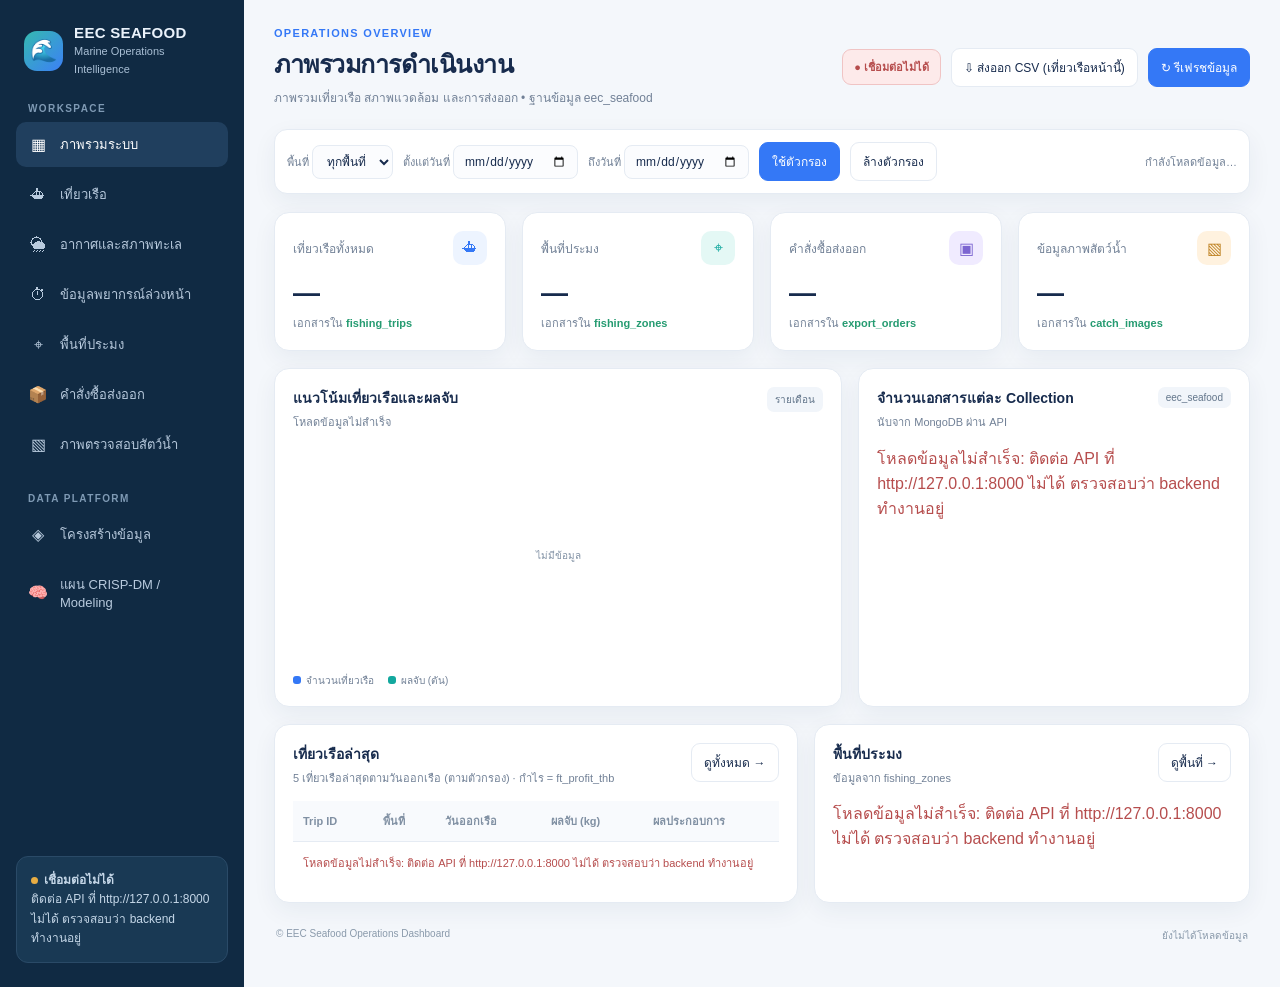
<file: frontend/index.html>
<!DOCTYPE html>
<html lang="th">
<head>
<meta charset="utf-8"><meta name="viewport" content="width=device-width, initial-scale=1">
<title>EEC Seafood | Operations Dashboard</title>
<style>
:root{--bg:#f4f7fb;--panel:#fff;--ink:#172b4d;--muted:#718096;--line:#e5ebf3;--nav:#102a43;--blue:#3478f6;--teal:#13a89e;--purple:#7c65d1;--amber:#e5a23b;--red:#dc6262;--green:#259b71;--shadow:0 8px 24px rgba(24,47,84,.06)}*{box-sizing:border-box}body{margin:0;background:var(--bg);font-family:Inter,"Segoe UI",Tahoma,sans-serif;color:var(--ink)}button,select,input{font:inherit}.app{display:grid;grid-template-columns:244px 1fr;min-height:100vh}.sidebar{background:var(--nav);color:#eaf2fb;padding:24px 16px;display:flex;flex-direction:column;gap:26px}.brand{display:flex;gap:11px;align-items:center;padding:0 8px}.logo{width:40px;height:40px;border-radius:13px;background:linear-gradient(135deg,#35b9b0,#3c80f6);display:grid;place-items:center;font-size:22px}.brand strong{display:block;font-size:15px;letter-spacing:.3px}.brand small{color:#a9bfd5;font-size:11px}.nav-label{color:#7f9ab4;font-size:10px;font-weight:800;letter-spacing:1.4px;padding:0 12px;margin-bottom:8px}.nav{display:grid;gap:5px}.nav button{border:0;background:transparent;color:#b8cadd;text-align:left;padding:12px;border-radius:10px;cursor:pointer;display:flex;gap:12px;align-items:center;font-size:13px}.nav button .ico{width:20px;text-align:center;font-size:16px}.nav button.active,.nav button:hover{background:#203f5e;color:#fff}.side-bottom{margin-top:auto;background:#193954;border:1px solid #2a4a67;padding:14px;border-radius:12px;font-size:12px;color:#c5d7e8;line-height:1.6}.pulse{display:inline-block;width:7px;height:7px;border-radius:50%;background:#e8ad43;margin-right:6px}.main{min-width:0;padding:27px 30px 36px}.topbar{display:flex;justify-content:space-between;gap:16px;align-items:center;margin-bottom:22px}.eyebrow{color:var(--blue);font-size:11px;font-weight:800;letter-spacing:1.3px;text-transform:uppercase}.topbar h1{font-size:25px;margin:5px 0 4px;letter-spacing:-.5px}.subtitle{font-size:12px;color:var(--muted)}.top-actions{display:flex;align-items:center;gap:10px;flex-wrap:wrap}.badge{border:1px solid #f0d9a9;background:#fff8e9;color:#92651c;padding:8px 11px;border-radius:9px;font-size:11px;font-weight:700}.btn{border:1px solid var(--line);background:white;border-radius:9px;padding:9px 12px;color:var(--ink);font-size:12px;cursor:pointer}.btn.primary{background:var(--blue);border-color:var(--blue);color:white}.filters{display:flex;align-items:center;gap:10px;flex-wrap:wrap;background:white;border:1px solid var(--line);padding:12px;border-radius:13px;margin-bottom:18px;box-shadow:var(--shadow)}.filters label{font-size:11px;color:var(--muted);margin-right:3px}.filters select,.filters input{border:1px solid var(--line);background:#fbfcfe;padding:8px 10px;border-radius:8px;color:var(--ink);font-size:12px}.filter-note{margin-left:auto;color:var(--muted);font-size:11px}.grid{display:grid;gap:16px}.kpis{grid-template-columns:repeat(4,minmax(0,1fr));margin-bottom:17px}.card{background:var(--panel);border:1px solid var(--line);border-radius:15px;box-shadow:var(--shadow);padding:18px;min-width:0}.kpi-head{display:flex;justify-content:space-between;align-items:center;color:var(--muted);font-size:12px}.kpi-icon{width:34px;height:34px;border-radius:10px;display:grid;place-items:center;font-size:16px;background:#edf4ff;color:var(--blue)}.kpi-value{font-size:27px;font-weight:750;letter-spacing:-.7px;margin:13px 0 5px}.kpi-foot{font-size:11px;color:var(--muted)}.kpi-foot b{color:var(--green)}.mid-grid{grid-template-columns:1.45fr 1fr;margin-bottom:17px}.bottom-grid{grid-template-columns:1.2fr 1fr;margin-bottom:17px}.card-title{display:flex;justify-content:space-between;gap:10px;align-items:flex-start;margin-bottom:15px}.card-title h2{font-size:14px;margin:0 0 5px}.card-title p{font-size:11px;color:var(--muted);margin:0;line-height:1.5}.mini-tag{font-size:10px;background:#f1f5fa;color:#62758a;padding:5px 8px;border-radius:7px;white-space:nowrap}.chart-wrap{height:220px;position:relative}.chart-wrap canvas{width:100%;height:100%}.legend{display:flex;gap:14px;flex-wrap:wrap;font-size:10px;color:var(--muted);margin-top:7px}.legend span:before{content:"";display:inline-block;width:8px;height:8px;border-radius:3px;background:var(--c);margin-right:5px}.donut-area{display:flex;align-items:center;gap:24px;min-height:210px}.donut{width:156px;height:156px;border-radius:50%;position:relative;flex-shrink:0;background:conic-gradient(var(--green) 0 54%,var(--amber) 54% 82%,#dce4ee 82% 100%)}.donut:after{content:"";position:absolute;inset:24px;background:white;border-radius:50%}.donut-label{position:absolute;inset:0;z-index:1;display:grid;align-content:center;text-align:center}.donut-label strong{font-size:26px}.donut-label small{font-size:10px;color:var(--muted)}.status-list{display:grid;gap:14px;flex:1}.status-row{display:flex;justify-content:space-between;gap:12px;font-size:11px}.status-row span:first-child{color:var(--muted)}.status-row b{font-size:12px}.progress{height:5px;background:#edf1f6;border-radius:9px;overflow:hidden;margin-top:7px}.progress i{display:block;height:100%;border-radius:9px}.table-scroll{overflow-x:auto}table{border-collapse:collapse;width:100%;font-size:11px;white-space:nowrap}th{text-align:left;color:#8090a3;font-weight:600;background:#f8fafd;padding:11px 10px;border-bottom:1px solid var(--line)}td{padding:12px 10px;border-bottom:1px solid #eef2f7}tbody tr:last-child td{border-bottom:0}.status{padding:5px 8px;border-radius:6px;font-size:10px;font-weight:700;display:inline-block}.good{background:#e5f7ef;color:#16835d}.warn{background:#fff2d9;color:#98671c}.bad{background:#fdeaea;color:#b64d4d}.neutral{background:#edf3fb;color:#59708b}.zone-list{display:grid;gap:14px}.zone{display:grid;grid-template-columns:1fr auto;gap:8px;align-items:center}.zone-name{font-size:12px;font-weight:650}.zone-meta{font-size:10px;color:var(--muted);margin-top:4px}.zone-score{font-size:12px;font-weight:750}.zone .progress{grid-column:1/3;margin-top:0}.section{display:none}.section.active{display:block}.section-intro{margin-bottom:17px}.section-intro h2{margin:0 0 5px;font-size:19px}.section-intro p{margin:0;color:var(--muted);font-size:12px}.empty-note{border:1px dashed #d6e0ec;background:#f9fbfe;border-radius:12px;padding:18px;color:#61758c;font-size:12px;line-height:1.7}.footer{display:flex;justify-content:space-between;gap:12px;color:#8a9aab;font-size:10px;padding:8px 2px}.toast{position:fixed;right:22px;bottom:22px;background:#172b4d;color:white;padding:12px 16px;border-radius:10px;box-shadow:var(--shadow);font-size:12px;display:none;z-index:10}.mobile-menu{display:none}
@media(max-width:1100px){.app{grid-template-columns:205px 1fr}.main{padding:22px 18px}.kpis{grid-template-columns:repeat(2,minmax(0,1fr))}.mid-grid,.bottom-grid{grid-template-columns:1fr}.donut-area{justify-content:flex-start}}
@media(max-width:700px){.app{display:block}.sidebar{display:none;position:fixed;inset:0 auto 0 0;width:245px;z-index:20;box-shadow:0 0 0 100vw #102a4380}.sidebar.open{display:flex}.main{padding:18px 13px}.topbar{align-items:flex-start}.topbar h1{font-size:21px}.mobile-menu{display:inline-block}.top-actions{justify-content:flex-end}.badge{display:none}.filters{align-items:flex-start}.filter-note{width:100%;margin-left:0}.kpi-value{font-size:23px}.card{padding:14px}.donut-area{gap:15px}.donut{width:125px;height:125px}.donut:after{inset:20px}.footer{flex-direction:column}}
.pager{display:flex;gap:10px;align-items:center;justify-content:flex-end;margin-top:12px;font-size:11px;color:var(--muted)}.pager .btn:disabled,.btn:disabled{opacity:.5;cursor:not-allowed}.err{color:#b64d4d}.muted{color:var(--muted)}.badge.ok{border-color:#bfe6d6;background:#e5f7ef;color:#16835d}.badge.fail{border-color:#f0c4c4;background:#fdeaea;color:#b64d4d}.table-scroll.tall{max-height:480px;overflow-y:auto}.pulse.ok{background:#35c28f}
</style>
</head>
<body>
<div class="app">
<aside class="sidebar" id="sidebar">
  <div class="brand"><div class="logo">🌊</div><div><strong>EEC SEAFOOD</strong><small>Marine Operations Intelligence</small></div></div>
  <div><div class="nav-label">WORKSPACE</div><nav class="nav">
    <button class="active" data-page="overview"><span class="ico">▦</span>ภาพรวมระบบ</button>
    <button data-page="trips"><span class="ico">⛴</span>เที่ยวเรือ</button>
    <button data-page="environment"><span class="ico">🌦</span>อากาศและสภาพทะเล</button>
    <button data-page="forecasts"><span class="ico">⏱</span>ข้อมูลพยากรณ์ล่วงหน้า</button>
    <button data-page="zones"><span class="ico">⌖</span>พื้นที่ประมง</button>
    <button data-page="exports"><span class="ico">📦</span>คำสั่งซื้อส่งออก</button>
    <button data-page="images"><span class="ico">▧</span>ภาพตรวจสอบสัตว์น้ำ</button>
  </nav></div>
  <div><div class="nav-label">DATA PLATFORM</div><nav class="nav"><button data-page="architecture"><span class="ico">◈</span>โครงสร้างข้อมูล</button><button data-page="modeling"><span class="ico">🧠</span>แผน CRISP-DM / Modeling</button></nav></div>
  <div class="side-bottom"><div><span class="pulse"></span><b id="sideState">กำลังเชื่อมต่อ…</b></div><span id="sideNote">กำลังตรวจสอบ API</span></div>
</aside>
<main class="main">
<header class="topbar"><div><div style="display:flex;gap:8px;align-items:center"><button class="btn mobile-menu" id="menuBtn">☰</button><span class="eyebrow">OPERATIONS OVERVIEW</span></div><h1 id="pageTitle">ภาพรวมการดำเนินงาน</h1><div class="subtitle" id="pageSubtitle">ภาพรวมเที่ยวเรือ สภาพแวดล้อม และการส่งออก • ฐานข้อมูล eec_seafood</div></div><div class="top-actions"><span class="badge" id="apiBadge">● กำลังเชื่อมต่อ…</span><button class="btn" id="exportBtn">⇩ ส่งออก CSV (เที่ยวเรือหน้านี้)</button><button class="btn primary" id="refreshBtn">↻ รีเฟรชข้อมูล</button></div></header>
<div class="filters"><div><label for="zoneFilter">พื้นที่</label><select id="zoneFilter"><option value="all">ทุกพื้นที่</option></select></div><div><label for="dateFrom">ตั้งแต่วันที่</label><input type="date" id="dateFrom"></div><div><label for="dateTo">ถึงวันที่</label><input type="date" id="dateTo"></div><button class="btn primary" id="applyBtn">ใช้ตัวกรอง</button><button class="btn" id="resetBtn">ล้างตัวกรอง</button><span class="filter-note" id="filterStatus">กำลังโหลดข้อมูล…</span></div>
<section class="section active" id="overview">
<div class="grid kpis">
 <article class="card"><div class="kpi-head">เที่ยวเรือทั้งหมด <span class="kpi-icon">⛴</span></div><div class="kpi-value" id="kTrips">…</div><div class="kpi-foot">เอกสารใน <b>fishing_trips</b></div></article>
 <article class="card"><div class="kpi-head">พื้นที่ประมง <span class="kpi-icon" style="background:#e4f8f5;color:#13a89e">⌖</span></div><div class="kpi-value" id="kZones">…</div><div class="kpi-foot">เอกสารใน <b>fishing_zones</b></div></article>
 <article class="card"><div class="kpi-head">คำสั่งซื้อส่งออก <span class="kpi-icon" style="background:#f0ebff;color:#7c65d1">▣</span></div><div class="kpi-value" id="kExports">…</div><div class="kpi-foot">เอกสารใน <b>export_orders</b></div></article>
 <article class="card"><div class="kpi-head">ข้อมูลภาพสัตว์น้ำ <span class="kpi-icon" style="background:#fff2df;color:#c08425">▧</span></div><div class="kpi-value" id="kImages">…</div><div class="kpi-foot">เอกสารใน <b>catch_images</b></div></article>
</div>
<div class="grid mid-grid">
 <article class="card"><div class="card-title"><div><h2>แนวโน้มเที่ยวเรือและผลจับ</h2><p id="chartSub">กำลังโหลด…</p></div><span class="mini-tag">รายเดือน</span></div><div class="chart-wrap"><canvas id="trendChart" aria-label="กราฟแนวโน้มรายเดือน"></canvas></div><div class="legend"><span style="--c:#3478f6">จำนวนเที่ยวเรือ</span><span style="--c:#13a89e">ผลจับ (ตัน)</span></div></article>
 <article class="card"><div class="card-title"><div><h2>จำนวนเอกสารแต่ละ Collection</h2><p>นับจาก MongoDB ผ่าน API</p></div><span class="mini-tag">eec_seafood</span></div><div class="status-list" id="collList"><div class="muted">กำลังโหลด…</div></div></article>
</div>
<div class="grid bottom-grid">
 <article class="card"><div class="card-title"><div><h2>เที่ยวเรือล่าสุด</h2><p>5 เที่ยวเรือล่าสุดตามวันออกเรือ (ตามตัวกรอง) · กำไร = ft_profit_thb</p></div><button class="btn" data-goto="trips">ดูทั้งหมด →</button></div><div class="table-scroll"><table><thead><tr><th>Trip ID</th><th>พื้นที่</th><th>วันออกเรือ</th><th>ผลจับ (kg)</th><th>ผลประกอบการ</th></tr></thead><tbody id="tripTable"><tr><td colspan="5" class="muted">กำลังโหลด…</td></tr></tbody></table></div></article>
 <article class="card"><div class="card-title"><div><h2>พื้นที่ประมง</h2><p>ข้อมูลจาก fishing_zones</p></div><button class="btn" data-goto="zones">ดูพื้นที่ →</button></div><div class="zone-list" id="zoneListOv"><div class="muted">กำลังโหลด…</div></div></article>
</div>
</section>
<section class="section" id="trips"><div class="section-intro"><h2>เที่ยวเรือ (Fishing Trips)</h2><p>ข้อมูลจริงจาก fishing_trips ผ่าน API • ตัวกรองด้านบนมีผลกับตารางและจำนวนเที่ยวเรือ</p></div><div class="grid kpis"><article class="card"><div class="kpi-head">เที่ยวเรือตามตัวกรอง</div><div class="kpi-value" id="kTripsF">…</div><div class="kpi-foot">นับเอกสารที่ตรงเงื่อนไข</div></article><article class="card"><div class="kpi-head">ผลจับรวม (kg)</div><div class="kpi-value" id="kCatch">…</div><div class="kpi-foot">ทั้งฐานข้อมูล · ft_total_catch_kg</div></article><article class="card"><div class="kpi-head">รายได้รวม (฿)</div><div class="kpi-value" id="kRevenue">…</div><div class="kpi-foot">ทั้งฐานข้อมูล · ft_revenue_thb</div></article><article class="card"><div class="kpi-head">กำไรรวม (฿)</div><div class="kpi-value" id="kProfit">…</div><div class="kpi-foot">ทั้งฐานข้อมูล · ft_profit_thb</div></article></div><article class="card"><div class="card-title"><div><h2>รายการเที่ยวเรือ</h2><p>เรียงจากวันออกเรือล่าสุด · หน้าละ 20 รายการ</p></div><span class="mini-tag">fishing_trips</span></div><div class="table-scroll"><table><thead><tr><th>Trip ID</th><th>เรือ</th><th>พื้นที่</th><th>ออกเรือ</th><th>กลับ</th><th>ลูกเรือ</th><th>ผลจับ (kg)</th><th>รายได้ (฿)</th><th>กำไร (฿)</th></tr></thead><tbody id="tripsBody"><tr><td colspan="9" class="muted">กำลังโหลด…</td></tr></tbody></table></div><div class="pager"><button class="btn" id="tripPrev">← ก่อนหน้า</button><span id="tripPageInfo">—</span><button class="btn" id="tripNext">ถัดไป →</button></div></article></section>
<section class="section" id="environment"><div class="section-intro"><h2>อากาศและสภาพทะเล</h2><p>ข้อมูลสังเกตการณ์ย้อนหลังจาก weather_reports และ sea_conditions (ไม่ใช่ข้อมูลสด) • ข้อมูลพยากรณ์อยู่ในหน้า "ข้อมูลพยากรณ์ล่วงหน้า"</p></div><div class="grid kpis"><article class="card"><div class="kpi-head">รายงานอากาศ</div><div class="kpi-value" id="kWx">…</div><div class="kpi-foot">weather_reports</div></article><article class="card"><div class="kpi-head">รายงานสภาพทะเล</div><div class="kpi-value" id="kSea">…</div><div class="kpi-foot">sea_conditions</div></article><article class="card"><div class="kpi-head">วันที่สังเกตการณ์ล่าสุด</div><div class="kpi-value" style="font-size:22px" id="kObsLast">…</div><div class="kpi-foot">ตามตัวกรองปัจจุบัน</div></article><article class="card"><div class="kpi-head">แถวพยากรณ์ใน MongoDB</div><div class="kpi-value" id="kFc2">…</div><div class="kpi-foot">weather_forcasting · ดูในหน้าพยากรณ์</div></article></div><div class="grid mid-grid"><article class="card"><div class="card-title"><div><h2>สภาพอากาศ (สังเกตการณ์)</h2><p>weather_reports · อ้างสถานีอากาศของพื้นที่ที่เลือก</p></div></div><div class="table-scroll"><table><thead><tr><th>สถานี</th><th>จังหวัด</th><th>วันที่</th><th>ฝน (mm)</th><th>Tmax</th><th>Tmin</th><th>ลมสูงสุด (kn)</th><th>ความชื้น %</th></tr></thead><tbody id="envWx"><tr><td colspan="8" class="muted">กำลังโหลด…</td></tr></tbody></table></div></article><article class="card"><div class="card-title"><div><h2>สภาพทะเล (สังเกตการณ์)</h2><p>sea_conditions</p></div></div><div class="table-scroll"><table><thead><tr><th>พื้นที่</th><th>วันที่</th><th>คลื่น (m)</th><th>Swell (m)</th><th>คาบ (s)</th><th>ทิศ °</th><th>SST °C</th><th>กระแส km/h</th></tr></thead><tbody id="envSea"><tr><td colspan="8" class="muted">กำลังโหลด…</td></tr></tbody></table></div></article></div><div class="empty-note"><span id="envNote">กำลังโหลด…</span><br>ข้อควรระวัง: ข้อมูลในหน้านี้เป็นค่าสังเกตการณ์ย้อนหลัง ไม่ใช่ประกาศเตือนภัยหรือการประเมินความปลอดภัยในการเดินเรือ ให้ใช้ประกาศทางการของกรมอุตุนิยมวิทยาประกอบการตัดสินใจ ค่าที่ว่างแสดงว่าไม่มีข้อมูลในฐานข้อมูล</div></section>

<section class="section" id="forecasts"><div class="section-intro"><h2>ข้อมูลพยากรณ์ล่วงหน้า</h2><p>พยากรณ์ 7 วันจาก Open-Meteo ที่ src/09_fetch_forecast.py ดึงมาเก็บใน weather_forcasting • เป็นค่าพยากรณ์ ไม่ใช่ค่าที่วัดได้จริง</p></div><div class="grid kpis"><article class="card"><div class="kpi-head">Collection</div><div class="kpi-value" style="font-size:22px">weather_forcasting</div><div class="kpi-foot">รวมคลื่น ลม ฝนใน collection เดียว</div></article><article class="card"><div class="kpi-head">แถวพยากรณ์ (ตามตัวกรองพื้นที่)</div><div class="kpi-value" id="kFcCount">…</div><div class="kpi-foot">เฉพาะรอบที่ดึงล่าสุด</div></article><article class="card"><div class="kpi-head">รอบพยากรณ์ล่าสุด</div><div class="kpi-value" style="font-size:22px" id="kFcIssue">…</div><div class="kpi-foot" id="kFcRuns">fc_issue_date</div></article><article class="card"><div class="kpi-head">ดึงข้อมูลล่าสุดเมื่อ</div><div class="kpi-value" style="font-size:17px" id="kFcFetched">…</div><div class="kpi-foot">fc_fetched_at (เวลา UTC)</div></article></div><article class="card"><div class="card-title"><div><h2>พยากรณ์รายพื้นที่</h2><p>fc_forecast_date = วันที่พยากรณ์สำหรับ · fc_issue_date = รอบที่ออกพยากรณ์ · fc_fetched_at = เวลาที่ระบบดึงข้อมูล</p></div><span class="mini-tag">Open-Meteo</span></div><div class="table-scroll tall"><table><thead><tr><th>พื้นที่</th><th>วันที่พยากรณ์สำหรับ</th><th>คลื่นสูงสุด (m)</th><th>คาบคลื่น (s)</th><th>ลมสูงสุด (kn)</th><th>ฝน (mm)</th><th>ดึงเมื่อ</th></tr></thead><tbody id="fcBody"><tr><td colspan="7" class="muted">กำลังโหลด…</td></tr></tbody></table></div></article><div class="empty-note" style="margin-top:17px"><b>หลักการเก็บข้อมูลเป็นรอบ</b><br>เก็บ 1 เอกสารต่อ (พื้นที่, วันที่พยากรณ์สำหรับ, วันที่ออกพยากรณ์) จึงเก็บประวัติของแต่ละรอบไว้ได้และไม่เขียนทับรอบเก่า ข้อมูลนี้เป็นค่าพยากรณ์จากแบบจำลอง ไม่ใช่คำแนะนำด้านความปลอดภัยในการเดินเรือ ให้ตรวจประกาศทางการของกรมอุตุนิยมวิทยาก่อนออกเรือเสมอ</div></section>
<section class="section" id="modeling">
 <div class="section-intro"><h2>แผน CRISP-DM และ Modeling</h2><p>ออกแบบไว้สำหรับเทอมนี้ ยังไม่ฝึกโมเดลจริง • แหล่งข้อมูลสำหรับโมเดลคือ MongoDB เท่านั้น</p></div>
 <div class="grid kpis"><article class="card"><div class="kpi-head">ขั้นตอน CRISP-DM</div><div class="kpi-value">6</div><div class="kpi-foot">กรอบงานครบ 6 ขั้นตอน</div></article><article class="card"><div class="kpi-head">แหล่งข้อมูล</div><div class="kpi-value" style="font-size:22px">MongoDB</div><div class="kpi-foot">ไม่ดึงข้อมูลจาก MySQL มาฝึกโมเดล</div></article><article class="card"><div class="kpi-head">โมเดลหลัก (ข้อเสนอ)</div><div class="kpi-value" style="font-size:22px">Regression</div><div class="kpi-foot">ต้องยืนยัน Target ก่อน</div></article><article class="card"><div class="kpi-head">สถานะ</div><div class="kpi-value" style="font-size:22px">Planning</div><div class="kpi-foot">ยังไม่ทำ Training</div></article></div>
 <div class="grid mid-grid"><article class="card"><div class="card-title"><div><h2>6 ขั้นตอน CRISP-DM</h2><p>ขอบเขตงานเบื้องต้น</p></div></div><div class="zone-list"><div class="zone"><div><div class="zone-name">1. Business Understanding</div><div class="zone-meta">กำหนดเป้าหมาย: ช่วยประเมินพื้นที่และช่วงเวลาออกเรือ</div></div></div><div class="zone"><div><div class="zone-name">2. Data Understanding</div><div class="zone-meta">ตรวจฟิลด์ เวลา หน่วย ความครบถ้วน และความสัมพันธ์ของ 7 collections</div></div></div><div class="zone"><div><div class="zone-name">3. Data Preparation</div><div class="zone-meta">รวม forecast ตามพื้นที่และเวลาที่สัมพันธ์กับเที่ยวเรือ ป้องกันข้อมูลรั่วไหล</div></div></div><div class="zone"><div><div class="zone-name">4. Modeling</div><div class="zone-meta">เลือก Features/Target แบ่ง train-test ตามเวลา ฝึก baseline และโมเดลเปรียบเทียบ</div></div></div><div class="zone"><div><div class="zone-name">5. Evaluation</div><div class="zone-meta">Regression: MAE/RMSE/R²; ตรวจผลเทียบ baseline และเป้าหมายธุรกิจ</div></div></div><div class="zone"><div><div class="zone-name">6. Deployment</div><div class="zone-meta">ภายหลังเชื่อมโมเดลกับ API และแสดงผลใน Dashboard พร้อมติดตามคุณภาพ</div></div></div></div></article>
 <article class="card"><div class="card-title"><div><h2>แนวทางโมเดลที่เสนอ</h2><p>ต้องตรวจสอบความพร้อมของข้อมูลก่อนตัดสินใจ</p></div></div><div class="empty-note"><b>ตัวเลือก A — พยากรณ์ปริมาณสัตว์น้ำ</b><br>Target: ปริมาณจับต่อเที่ยวเรือจาก fishing_trips/catches<br>Features ที่เป็นไปได้: พื้นที่ เรือ และค่าพยากรณ์อากาศ/ทะเลก่อนออกเรือ<br>โมเดลเริ่มต้น: Linear Regression เทียบ Random Forest Regressor<br><br><b>ตัวเลือก B — คะแนนความเหมาะสมของพื้นที่</b><br>เริ่มจากเกณฑ์ Rule-based ที่อ้างอิงได้ก่อน ไม่เรียกว่า Machine Learning จนกว่าจะมี Target ที่เชื่อถือได้<br><br><b>ข้อจำกัดสำคัญ</b><br>หากไม่มีตัวอย่างเที่ยวเรือที่ยกเลิกหรือไม่ออกเรือ ยังไม่ควรฝึก Classification เพื่อทำนาย “ควรออกเรือ/ไม่ควรออกเรือ”</div></article></div>
 <article class="card"><div class="card-title"><div><h2>Checklist ก่อนเริ่มทำโมเดลในเทอมถัดไป</h2><span class="mini-tag">Planning checklist</span></div></div><div class="checklist"><label><input type="checkbox"> ตรวจ schema จริงของ weather_forcasting (พบ collection นี้ ไม่มี weather_forecasts/marine_forecasts)</label><label><input type="checkbox"> ยืนยันหน่วยและ timezone ของทุกฟิลด์เวลา</label><label><input type="checkbox"> กำหนด Target และ Grain ของ Dataset</label><label><input type="checkbox"> ตรวจว่ามีข้อมูลย้อนหลังจับคู่กับเที่ยวเรือได้เพียงพอ</label><label><input type="checkbox"> กำหนดวิธีแบ่งข้อมูลตามเวลาและ metrics</label><label><input type="checkbox"> บันทึกข้อจำกัดและแหล่งที่มาของข้อมูล</label></div></article>
 <div class="empty-note">หมายเหตุ: ข้อมูลพยากรณ์ใน Dashboard มาจาก Open-Meteo ตามที่เก็บใน MongoDB ไม่ใช่คำแนะนำด้านความปลอดภัยในการเดินเรือ</div>
</section>

<section class="section" id="zones"><div class="section-intro"><h2>พื้นที่ประมง</h2><p>ข้อมูลพื้นที่และตำแหน่งอ้างอิงจาก fishing_zones</p></div><div class="grid kpis"><article class="card"><div class="kpi-head">พื้นที่ทั้งหมด</div><div class="kpi-value" id="kZ1">…</div><div class="kpi-foot">นับเอกสารใน fishing_zones</div></article><article class="card"><div class="kpi-head">จังหวัด</div><div class="kpi-value" id="kZprov">…</div><div class="kpi-foot">fz_province ที่ไม่ซ้ำ (ไม่นับค่าว่าง)</div></article><article class="card"><div class="kpi-head">มีพิกัด</div><div class="kpi-value" id="kZcoord">…</div><div class="kpi-foot">มี fz_latitude / fz_longitude</div></article><article class="card"><div class="kpi-head">ความลึกเฉลี่ย</div><div class="kpi-value" id="kZdepth">…</div><div class="kpi-foot">เฉลี่ยจาก fz_depth_m</div></article></div><article class="card"><div class="card-title"><div><h2>ฟิลด์ข้อมูลพื้นที่</h2><p>fishing_zones</p></div></div><div class="empty-note">fz_zone_id, fz_zone_name, fz_province, fz_region, fz_latitude, fz_longitude, fz_depth_m, fz_main_species, fz_nearest_port และ fz_weather_station_id</div></article><article class="card" style="margin-top:17px"><div class="card-title"><div><h2>รายการพื้นที่ประมง</h2><p>ทั้งหมดจาก fishing_zones</p></div><span class="mini-tag">fishing_zones</span></div><div class="table-scroll tall"><table><thead><tr><th>รหัส</th><th>ชื่อพื้นที่</th><th>จังหวัด</th><th>ภูมิภาคทะเล</th><th>พิกัด (lat, lon)</th><th>ความลึก (m)</th><th>ท่าเรือใกล้สุด</th><th>สถานีอากาศ</th></tr></thead><tbody id="zonesBody"><tr><td colspan="8" class="muted">กำลังโหลด…</td></tr></tbody></table></div></article></section>
<section class="section" id="exports"><div class="section-intro"><h2>คำสั่งซื้อส่งออก</h2><p>ติดตามลูกค้า รายการสินค้า น้ำหนัก และมูลค่าคำสั่งซื้อ</p></div><div class="grid kpis"><article class="card"><div class="kpi-head">คำสั่งซื้อ</div><div class="kpi-value" id="kEx1">…</div><div class="kpi-foot">นับเอกสารใน export_orders</div></article><article class="card"><div class="kpi-head">น้ำหนักรวม (kg)</div><div class="kpi-value" id="kEx2">…</div><div class="kpi-foot">รวม eo_total_weight_kg</div></article><article class="card"><div class="kpi-head">มูลค่า (USD)</div><div class="kpi-value" id="kEx3">…</div><div class="kpi-foot">รวม eo_total_value_usd</div></article><article class="card"><div class="kpi-head">มูลค่า (THB)</div><div class="kpi-value" id="kEx4">…</div><div class="kpi-foot">รวม eo_total_value_thb</div></article></div><article class="card"><div class="card-title"><div><h2>โครงสร้างรายการส่งออก</h2><p>export_orders</p></div></div><div class="empty-note">eo_order_id, eo_order_date, eo_customer, eo_items[], eo_total_weight_kg, eo_exchange_rate, eo_total_value_usd และ eo_total_value_thb</div></article><div class="empty-note" style="margin-top:17px" id="exNote">กำลังโหลด…</div></section>
<section class="section" id="images"><div class="section-intro"><h2>ภาพตรวจสอบสัตว์น้ำ</h2><p>แสดงข้อมูลเมทาดาทาของภาพ ไม่ใช่ตัวไฟล์ภาพโดยตรง</p></div><div class="grid kpis"><article class="card"><div class="kpi-head">เอกสารภาพ</div><div class="kpi-value" id="kIm1">…</div><div class="kpi-foot">catch_images</div></article><article class="card"><div class="kpi-head">มีคำอธิบาย</div><div class="kpi-value" id="kIm2">…</div><div class="kpi-foot">มี ci_description</div></article><article class="card"><div class="kpi-head">มี File URL</div><div class="kpi-value" id="kIm3">…</div><div class="kpi-foot">มี ci_file_url</div></article><article class="card"><div class="kpi-head">ผูกกับเที่ยวเรือ</div><div class="kpi-value" id="kIm4">…</div><div class="kpi-foot">มี ci_trip_id</div></article></div><article class="card"><div class="card-title"><div><h2>ข้อมูลสำหรับแสดงภาพ</h2><p>catch_images</p></div></div><div class="empty-note">ci_image_id, ci_trip_id, ci_species_ids, ci_stage, ci_taken_at, ci_description, ci_source, ci_file_id, ci_file_name, ci_file_url, ci_mime_type, ci_file_size_kb และ ci_uploaded_at</div></article><article class="card" style="margin-top:17px"><div class="card-title"><div><h2>รายการภาพ</h2><p>เมทาดาทาเท่านั้น · ไม่ดึงลิงก์ไฟล์มาแสดงในหน้านี้ · เวลาถ่ายแสดงตามที่เก็บในฐานข้อมูล</p></div><span class="mini-tag">catch_images</span></div><div class="table-scroll tall"><table><thead><tr><th>Image ID</th><th>Trip</th><th>ขั้นตอน</th><th>ชนิด</th><th>เวลาถ่าย</th><th>ขนาด (KB)</th><th>มีลิงก์ไฟล์</th><th>คำอธิบาย</th></tr></thead><tbody id="imgBody"><tr><td colspan="8" class="muted">กำลังโหลด…</td></tr></tbody></table></div></article></section>
<section class="section" id="architecture"><div class="section-intro"><h2>โครงสร้างข้อมูลและการเชื่อมต่อ</h2><p>Collections จริงใน MongoDB และสถาปัตยกรรมที่ใช้งานอยู่</p></div><div class="grid mid-grid"><article class="card"><div class="card-title"><div><h2>Collections ใน eec_seafood</h2><p>จำนวนเอกสารนับสดจาก MongoDB ผ่าน API</p></div></div><div class="zone-list" id="archList"><div class="muted">กำลังโหลด…</div></div></article><article class="card"><div class="card-title"><div><h2>สถาปัตยกรรมที่ใช้งานอยู่</h2><p>Dashboard → FastAPI → MongoDB</p></div></div><div class="empty-note"><b>1. Backend API</b><br>FastAPI (backend/main.py) อ่านข้อมูลอย่างเดียว ไม่มี URI/รหัสผ่านในหน้าเว็บ และจำกัดจำนวนรายการต่อหน้า<br><br><b>2. Data validation</b><br>API ตรวจพารามิเตอร์ (หน้า ช่วงวันที่) ค่าที่ว่างใน DB ถูกแสดงเป็น "ไม่มีข้อมูล" ไม่ถูกแทนด้วย 0<br><br><b>3. Refresh</b><br>โหลดตอนเปิดหน้าและเมื่อกดปุ่มรีเฟรช ยังไม่มีการดึงอัตโนมัติ<br><br><b>4. Forecast data</b><br>src/09_fetch_forecast.py ดึงพยากรณ์จาก Open-Meteo ไปเก็บใน weather_forcasting เป็นรอบ (รันแยกต่างหาก)</div></article></div><div class="empty-note">เบราว์เซอร์เรียก API ที่ http://127.0.0.1:8000 เท่านั้น ไม่เชื่อมต่อ MongoDB โดยตรง ต้องเปิดหน้านี้ผ่าน HTTP server ในเครื่อง (เช่น พอร์ต 5500) ไม่ใช่ file://</div></section>
<div class="footer"><span>© EEC Seafood Operations Dashboard</span><span id="lastUpdated">ยังไม่ได้โหลดข้อมูล</span></div>
</main></div><div class="toast" id="toast"></div>
<script>
const pages={overview:['ภาพรวมการดำเนินงาน','ภาพรวมเที่ยวเรือ สภาพแวดล้อม และการส่งออก • ฐานข้อมูล eec_seafood'],trips:['เที่ยวเรือ','ข้อมูลเที่ยวเรือ เรือ กัปตัน ผลจับ ต้นทุน และผลประกอบการ'],environment:['อากาศและสภาพทะเล','ข้อมูลสังเกตการณ์ย้อนหลังจาก weather_reports และ sea_conditions'],forecasts:['ข้อมูลพยากรณ์ล่วงหน้า','พยากรณ์จาก Open-Meteo ที่เก็บเป็นรอบใน weather_forcasting'],modeling:['แผน CRISP-DM / Modeling','แผนงานสำหรับเทอมถัดไป ยังไม่ฝึกโมเดลจริง'],zones:['พื้นที่ประมง','ข้อมูลพื้นที่ พิกัด ความลึก และชนิดสัตว์น้ำหลัก'],exports:['คำสั่งซื้อส่งออก','ลูกค้า รายการสินค้า น้ำหนัก และมูลค่าคำสั่งซื้อ'],images:['ภาพตรวจสอบสัตว์น้ำ','เมทาดาทาภาพและข้อมูลไฟล์ที่เกี่ยวข้องกับเที่ยวเรือ'],architecture:['โครงสร้างข้อมูล','Collections จริงและสถาปัตยกรรมที่ใช้งานอยู่']};
function toast(msg){const t=document.getElementById('toast');t.textContent=msg;t.style.display='block';clearTimeout(window.tt);window.tt=setTimeout(()=>t.style.display='none',3000)}
function go(page){document.querySelectorAll('.section').forEach(s=>s.classList.toggle('active',s.id===page));document.querySelectorAll('.nav button[data-page]').forEach(b=>b.classList.toggle('active',b.dataset.page===page));document.getElementById('pageTitle').textContent=pages[page][0];document.getElementById('pageSubtitle').textContent=pages[page][1];document.querySelector('.eyebrow').textContent=page==='overview'?'OPERATIONS OVERVIEW':'EEC SEAFOOD / '+page.toUpperCase();document.getElementById('sidebar').classList.remove('open');window.scrollTo({top:0,behavior:'smooth'})}
document.querySelectorAll('.nav button[data-page]').forEach(b=>b.addEventListener('click',()=>go(b.dataset.page)));document.querySelectorAll('[data-goto]').forEach(b=>b.addEventListener('click',()=>go(b.dataset.goto)));document.getElementById('menuBtn').addEventListener('click',()=>document.getElementById('sidebar').classList.toggle('open'));
const API=window.EEC_API_BASE||'http://127.0.0.1:8000';
const TRIP_PAGE_SIZE=20;
const S={loading:false,tripBusy:false,tripPage:1,tripPages:1,tripRows:[],zones:[]};
const $=id=>document.getElementById(id);
const esc=v=>String(v).replace(/[&<>"']/g,c=>({'&':'&amp;','<':'&lt;','>':'&gt;','"':'&quot;',"'":'&#39;'}[c]));
const NA='ไม่มีข้อมูล';
const nf=(v,d=0)=>(v==null||isNaN(v))?NA:Number(v).toLocaleString('th-TH',{minimumFractionDigits:d,maximumFractionDigits:d});
const day=v=>v?String(v).slice(0,10):NA;
const utc=v=>v?String(v).slice(0,16).replace('T',' ')+' UTC':NA;
const txt=v=>(v==null||v==='')?NA:esc(v);
const kv=(id,v)=>{const el=$(id);if(el)el.textContent=v};
const TH_MONTHS=['ม.ค.','ก.พ.','มี.ค.','เม.ย.','พ.ค.','มิ.ย.','ก.ค.','ส.ค.','ก.ย.','ต.ค.','พ.ย.','ธ.ค.'];
const COLL_DESC={fishing_trips:'เที่ยวเรือ ผลจับ ต้นทุน และกำไร',fishing_zones:'ข้อมูลอ้างอิงพื้นที่ประมง',weather_reports:'รายงานสภาพอากาศ (สังเกตการณ์)',sea_conditions:'สภาพน้ำทะเล (สังเกตการณ์)',weather_forcasting:'พยากรณ์ 7 วันจาก Open-Meteo เก็บเป็นรอบ',export_orders:'คำสั่งซื้อส่งออก',catch_images:'เมทาดาทาภาพ'};

async function api(path,params){
  const u=new URL(API+path);
  Object.entries(params||{}).forEach(([k,v])=>{if(v!==''&&v!=null&&v!=='all')u.searchParams.set(k,v)});
  let r;
  try{r=await fetch(u)}catch(e){throw new Error('ติดต่อ API ที่ '+API+' ไม่ได้ ตรวจสอบว่า backend ทำงานอยู่')}
  if(!r.ok){let m='API ตอบกลับ HTTP '+r.status;try{const j=await r.json();if(typeof j.detail==='string')m=j.detail}catch(e){}throw new Error(m)}
  return r.json();
}
const filters=()=>({zone_id:$('zoneFilter').value,date_from:$('dateFrom').value,date_to:$('dateTo').value});
const fail=(id,cols,e)=>{$(id).innerHTML=`<tr><td colspan="${cols}" class="err">โหลดข้อมูลไม่สำเร็จ: ${esc(e.message)}</td></tr>`};
function fill(id,rows,cols,render,empty){
  $(id).innerHTML=(rows&&rows.length)?rows.map(render).join(''):`<tr><td colspan="${cols}" class="muted">${empty||'ไม่พบข้อมูลตามเงื่อนไขที่เลือก'}</td></tr>`;
}
const TABLES={tripTable:5,tripsBody:9,envWx:8,envSea:8,fcBody:7,zonesBody:8,imgBody:8};
const KPI_IDS=['kTrips','kZones','kExports','kImages','kTripsF','kCatch','kRevenue','kProfit','kWx','kSea','kObsLast','kFc2','kFcCount','kFcIssue','kFcFetched','kZ1','kZprov','kZcoord','kZdepth','kEx1','kEx2','kEx3','kEx4','kIm1','kIm2','kIm3','kIm4'];

function setBadge(state,e){
  const b=$('apiBadge');
  b.className='badge'+(state==='ok'?' ok':state==='fail'?' fail':'');
  b.textContent=state==='ok'?'● เชื่อมต่อ MongoDB ผ่าน API แล้ว':state==='fail'?'● เชื่อมต่อไม่ได้':'● กำลังเชื่อมต่อ…';
  kv('sideState',state==='ok'?'เชื่อมต่อแล้ว':state==='fail'?'เชื่อมต่อไม่ได้':'กำลังเชื่อมต่อ…');
  kv('sideNote',state==='fail'?(e&&e.message||''):'ข้อมูลมาจาก MongoDB ผ่าน API ที่ '+API+' เบราว์เซอร์ไม่ได้เชื่อม MongoDB โดยตรง');
}
function failAll(e){
  KPI_IDS.forEach(id=>kv(id,'—'));
  Object.entries(TABLES).forEach(([id,c])=>fail(id,c,e));
  ['collList','zoneListOv','archList'].forEach(id=>{$(id).innerHTML=`<div class="err">โหลดข้อมูลไม่สำเร็จ: ${esc(e.message)}</div>`});
  chartData=[];drawChart();kv('chartSub','โหลดข้อมูลไม่สำเร็จ');
}

function renderSummary(s){
  const c=s.counts,t=s.trips;
  kv('kTrips',nf(c.fishing_trips));kv('kZones',nf(c.fishing_zones));kv('kExports',nf(c.export_orders));kv('kImages',nf(c.catch_images));
  kv('kCatch',nf(t.total_catch_kg));kv('kRevenue',nf(t.total_revenue_thb));kv('kProfit',nf(t.total_profit_thb));
  kv('kWx',nf(c.weather_reports));kv('kSea',nf(c.sea_conditions));kv('kFc2',nf(c.weather_forcasting));
  kv('kZ1',nf(c.fishing_zones));kv('kIm1',nf(c.catch_images));kv('kEx1',nf(c.export_orders));
  const names=Object.keys(c);
  $('collList').innerHTML=names.map(n=>`<div><div class="status-row"><span>${esc(n)}</span><b>${nf(c[n])}</b></div></div>`).join('')
    +`<div class="empty-note">เที่ยวเรือครอบคลุมวันออกเรือ ${day(t.departure_range.first)} ถึง ${day(t.departure_range.last)}</div>`;
  $('archList').innerHTML=names.map(n=>`<div class="zone"><div class="zone-name">${esc(n)}</div><div class="zone-score">${nf(c[n])} docs</div><div class="zone-meta">${esc(COLL_DESC[n]||'')}</div></div>`).join('');
}

async function loadZones(){
  try{
    const r=await api('/api/zones');S.zones=r.items;
    const sel=$('zoneFilter'),cur=sel.value;
    sel.innerHTML='<option value="all">ทุกพื้นที่</option>'+r.items.map(z=>`<option value="${esc(z.fz_zone_id)}">${esc(z.fz_zone_name)} (${esc(z.fz_province||'ไม่ระบุจังหวัด')})</option>`).join('');
    sel.value=[...sel.options].some(o=>o.value===cur)?cur:'all';
    $('zoneListOv').innerHTML=r.items.slice(0,5).map(z=>`<div class="zone"><div><div class="zone-name">${esc(z.fz_zone_name)}</div><div class="zone-meta">${esc(z.fz_province||'ไม่ระบุจังหวัด')} · ท่าเรือใกล้สุด ${txt(z.fz_nearest_port)}</div></div><div class="zone-score">${z.fz_depth_m==null?NA:esc(z.fz_depth_m)+' m'}</div></div>`).join('')
      +`<div class="muted" style="font-size:11px">แสดง 5 จาก ${r.total} พื้นที่ · ดูทั้งหมดในหน้า "พื้นที่ประมง"</div>`;
    const provs=new Set(r.items.map(z=>z.fz_province).filter(Boolean));
    const withCoord=r.items.filter(z=>z.fz_latitude!=null&&z.fz_longitude!=null).length;
    const depths=r.items.map(z=>z.fz_depth_m).filter(v=>typeof v==='number');
    kv('kZprov',nf(provs.size));kv('kZcoord',nf(withCoord)+' / '+nf(r.total));
    kv('kZdepth',depths.length?nf(depths.reduce((a,b)=>a+b,0)/depths.length,1)+' m':NA);
    fill('zonesBody',r.items,8,z=>`<tr><td>${esc(z.fz_zone_id)}</td><td>${txt(z.fz_zone_name)}</td><td>${txt(z.fz_province)}</td><td>${txt(z.fz_region&&z.fz_region.rg_region_name)}</td><td>${nf(z.fz_latitude,2)}, ${nf(z.fz_longitude,2)}</td><td>${nf(z.fz_depth_m)}</td><td>${txt(z.fz_nearest_port)}</td><td>${txt(z.fz_weather_station_id)}</td></tr>`);
  }catch(e){
    $('zoneListOv').innerHTML=`<div class="err">โหลดไม่สำเร็จ: ${esc(e.message)}</div>`;fail('zonesBody',8,e);
  }
}

const profitCell=v=>v==null?NA:`<span class="status ${v>=0?'good':'bad'}">${v>=0?'+':''}${nf(v)}</span>`;
async function loadRecent(){
  try{
    const r=await api('/api/trips',{page_size:5,...filters()});
    fill('tripTable',r.items,5,t=>`<tr><td>${txt(t.ft_trip_id)}</td><td>${txt(t.ft_zone&&t.ft_zone.fz_zone_name)}</td><td>${day(t.ft_departure_date)}</td><td>${nf(t.ft_total_catch_kg,1)}</td><td>${profitCell(t.ft_profit_thb)}</td></tr>`);
  }catch(e){fail('tripTable',5,e)}
}
async function loadTrips(){
  if(S.tripBusy)return;S.tripBusy=true;let retry=false;
  $('tripPrev').disabled=$('tripNext').disabled=true;
  try{
    const r=await api('/api/trips',{page:S.tripPage,page_size:TRIP_PAGE_SIZE,...filters()});
    S.tripRows=r.items;S.tripPages=Math.max(1,Math.ceil(r.total/TRIP_PAGE_SIZE));
    if(S.tripPage>S.tripPages){S.tripPage=S.tripPages;retry=true}
    kv('kTripsF',nf(r.total));
    fill('tripsBody',r.items,9,t=>{const v=t.ft_vessel||{};return `<tr><td>${txt(t.ft_trip_id)}</td><td>${txt(v.ve_vessel_name)} <span class="muted">${txt(v.ve_gear_type)} · ${v.ve_size_gt==null?NA:esc(v.ve_size_gt)+' GT'}</span></td><td>${txt(t.ft_zone&&t.ft_zone.fz_zone_name)}</td><td>${day(t.ft_departure_date)}</td><td>${day(t.ft_return_date)}</td><td>${nf(t.ft_crew_count)}</td><td>${nf(t.ft_total_catch_kg,1)}</td><td>${nf(t.ft_revenue_thb)}</td><td>${profitCell(t.ft_profit_thb)}</td></tr>`});
    kv('tripPageInfo',`หน้า ${S.tripPage} / ${S.tripPages} · ทั้งหมด ${nf(r.total)} เที่ยว`);
  }catch(e){S.tripRows=[];fail('tripsBody',9,e);kv('kTripsF','—');kv('tripPageInfo','—')}
  finally{S.tripBusy=false;$('tripPrev').disabled=S.tripPage<=1;$('tripNext').disabled=S.tripPage>=S.tripPages;if(retry)loadTrips()}
}

let chartData=[];
async function loadChart(sum){
  try{
    const last=sum.trips.departure_range.last;
    if(!last){chartData=[];drawChart();kv('chartSub','ไม่มีข้อมูลเที่ยวเรือ');return}
    const s=new Date(+last.slice(0,4),+last.slice(5,7)-1-11,1);
    const from=`${s.getFullYear()}-${String(s.getMonth()+1).padStart(2,'0')}-01`;
    const r=await api('/api/trips/monthly',{zone_id:$('zoneFilter').value,date_from:from});
    chartData=r.items;drawChart();
    kv('chartSub',`12 เดือนล่าสุดของข้อมูล (ถึง ${last.slice(0,7)}) · จำนวนเที่ยวเรือแกนซ้าย, ผลจับ (ตัน) แกนขวา · กรองตามพื้นที่ ไม่กรองตามวันที่`);
  }catch(e){chartData=[];drawChart();kv('chartSub','โหลดกราฟไม่สำเร็จ: '+e.message)}
}
function drawChart(){
  const c=$('trendChart');if(!c)return;
  const rect=c.getBoundingClientRect();if(!rect.width)return;
  const ctx=c.getContext('2d'),dpr=window.devicePixelRatio||1;
  c.width=rect.width*dpr;c.height=rect.height*dpr;ctx.scale(dpr,dpr);
  const w=rect.width,h=rect.height;ctx.clearRect(0,0,w,h);
  ctx.font='10px Segoe UI, Tahoma';
  if(!chartData.length){ctx.fillStyle='#8292a5';ctx.textAlign='center';ctx.textBaseline='middle';ctx.fillText(NA,w/2,h/2);return}
  const pad={l:40,r:44,t:12,b:27},cw=w-pad.l-pad.r,ch=h-pad.t-pad.b;
  const trips=chartData.map(d=>d.trips),tons=chartData.map(d=>(d.total_catch_kg||0)/1000);
  const nice=m=>{const p=Math.pow(10,Math.floor(Math.log10(m||1)));const f=m/p;return (f<=1?1:f<=2?2:f<=5?5:10)*p};
  const maxL=nice(Math.max(...trips,1)),maxR=nice(Math.max(...tons,1));
  for(let i=0;i<5;i++){
    const y=pad.t+ch*i/4;ctx.strokeStyle='#e9eef5';ctx.beginPath();ctx.moveTo(pad.l,y);ctx.lineTo(w-pad.r,y);ctx.stroke();
    ctx.fillStyle='#3478f6';ctx.textAlign='right';ctx.textBaseline='middle';ctx.fillText(String(Math.round(maxL*(1-i/4))),pad.l-6,y);
    ctx.fillStyle='#13a89e';ctx.textAlign='left';ctx.fillText(String(Math.round(maxR*(1-i/4))),w-pad.r+6,y);
  }
  chartData.forEach((d,i)=>{
    const x=pad.l+cw*(i+.5)/chartData.length,m=+d.month.slice(5,7);
    ctx.fillStyle='#8292a5';ctx.textAlign='center';ctx.textBaseline='top';ctx.fillText(TH_MONTHS[m-1]+' '+d.month.slice(2,4),x,h-pad.b+8);
  });
  const line=(vals,max,color)=>{
    const pt=(v,i)=>[pad.l+cw*(i+.5)/vals.length,pad.t+ch*(1-v/max)];
    ctx.beginPath();vals.forEach((v,i)=>{const [x,y]=pt(v,i);i?ctx.lineTo(x,y):ctx.moveTo(x,y)});
    ctx.strokeStyle=color;ctx.lineWidth=2.5;ctx.lineJoin='round';ctx.stroke();
    vals.forEach((v,i)=>{const [x,y]=pt(v,i);ctx.beginPath();ctx.arc(x,y,3.2,0,Math.PI*2);ctx.fillStyle=color;ctx.fill()});
  };
  line(trips,maxL,'#3478f6');line(tons,maxR,'#13a89e');
}
window.addEventListener('resize',drawChart);
document.querySelectorAll('.nav button[data-page],[data-goto]').forEach(b=>b.addEventListener('click',()=>setTimeout(drawChart,0)));

async function loadEnv(){
  try{
    const r=await api('/api/environment',{limit:30,...filters()});
    fill('envWx',r.weather.items,8,w=>`<tr><td>${txt(w.wr_station_name)}</td><td>${txt(w.wr_province)}</td><td>${day(w.wr_observed_date)}</td><td>${nf(w.wr_rain_mm,1)}</td><td>${nf(w.wr_max_temp_c,1)}</td><td>${nf(w.wr_min_temp_c,1)}</td><td>${nf(w.wr_max_wind_speed_knots)}</td><td>${nf(w.wr_humidity_pct)}</td></tr>`,esc(r.weather.note||'ไม่พบข้อมูลตามเงื่อนไขที่เลือก'));
    fill('envSea',r.sea.items,8,s=>`<tr><td>${txt(s.sc_zone_id)}</td><td>${day(s.sc_date)}</td><td>${nf(s.sc_wave_height_max_m,2)}</td><td>${nf(s.sc_swell_height_max_m,2)}</td><td>${nf(s.sc_wave_period_max_s,1)}</td><td>${nf(s.sc_wave_direction_deg)}</td><td>${nf(s.sc_sst_avg_c,1)}</td><td>${nf(s.sc_current_speed_avg_kmh,2)}</td></tr>`);
    const dates=[...r.weather.items.map(i=>day(i.wr_observed_date)),...r.sea.items.map(i=>day(i.sc_date))].filter(d=>d!==NA).sort();
    const latest=dates.length?dates[dates.length-1]:null;
    kv('kObsLast',latest||NA);
    kv('envNote',`แสดง ${r.weather.returned} จาก ${nf(r.weather.total)} แถวอากาศ และ ${r.sea.returned} จาก ${nf(r.sea.total)} แถวทะเล (ใหม่สุดก่อน)${latest?' · ข้อมูลสังเกตการณ์ล่าสุดที่พบคือวันที่ '+latest+' ซึ่งไม่ใช่ข้อมูลสด':''}`);
  }catch(e){fail('envWx',8,e);fail('envSea',8,e);kv('kObsLast','—');kv('envNote','โหลดไม่สำเร็จ')}
}
async function loadForecast(){
  try{
    const r=await api('/api/forecasts',{zone_id:$('zoneFilter').value,limit:300});
    kv('kFcCount',nf(r.total));kv('kFcIssue',r.issue_date||NA);kv('kFcRuns','fc_issue_date · เก็บไว้ '+nf(r.runs_stored||0)+' รอบที่ดึง (แสดงรอบล่าสุด)');
    const fetched=r.items.map(i=>i.fc_fetched_at).filter(Boolean).sort();
    kv('kFcFetched',fetched.length?utc(fetched[fetched.length-1]):NA);
    fill('fcBody',r.items,7,f=>`<tr><td>${txt(f.fc_zone_id)}</td><td>${txt(f.fc_forecast_date)}</td><td>${nf(f.fc_wave_height_max_m,2)}</td><td>${nf(f.fc_wave_period_max_s,1)}</td><td>${nf(f.fc_wind_speed_max_knots,1)}</td><td>${nf(f.fc_rain_mm,1)}</td><td>${utc(f.fc_fetched_at)}</td></tr>`,'ยังไม่มีข้อมูลพยากรณ์');
  }catch(e){fail('fcBody',7,e);['kFcCount','kFcIssue','kFcFetched'].forEach(id=>kv(id,'—'))}
}
async function loadExports(){
  try{
    const r=await api('/api/exports/summary');
    kv('kEx1',nf(r.orders));kv('kEx2',nf(r.total_weight_kg));kv('kEx3',nf(r.total_value_usd));kv('kEx4',nf(r.total_value_thb));
    kv('exNote',`ช่วงวันที่สั่งซื้อ ${day(r.order_range.first)} ถึง ${day(r.order_range.last)} · ตัวเลขรวมทั้งฐานข้อมูล ไม่ผูกกับตัวกรองด้านบน`);
  }catch(e){['kEx1','kEx2','kEx3','kEx4'].forEach(id=>kv(id,'—'));kv('exNote','โหลดไม่สำเร็จ: '+e.message)}
}
async function loadImages(){
  try{
    const r=await api('/api/images');
    kv('kIm1',nf(r.total));
    kv('kIm2',nf(r.items.filter(i=>i.ci_description).length));
    kv('kIm3',nf(r.items.filter(i=>i.has_url).length));
    kv('kIm4',nf(r.items.filter(i=>i.ci_trip_id).length));
    fill('imgBody',r.items,8,i=>`<tr><td>${txt(i.ci_image_id)}</td><td>${txt(i.ci_trip_id)}</td><td>${txt(i.ci_stage)}</td><td>${txt((i.ci_species_ids||[]).join(', '))}</td><td>${utc(i.ci_taken_at).replace(' UTC','')}</td><td>${nf(i.ci_file_size_kb,1)}</td><td>${i.has_url?'มี':'ไม่มี'}</td><td style="white-space:normal;min-width:260px">${txt(i.ci_description)}</td></tr>`);
  }catch(e){fail('imgBody',8,e);['kIm1','kIm2','kIm3','kIm4'].forEach(id=>kv(id,'—'))}
}

function filterText(){
  const f=filters(),z=S.zones.find(x=>x.fz_zone_id===f.zone_id);
  return 'ตัวกรอง: '+(f.zone_id==='all'||!z?'ทุกพื้นที่':z.fz_zone_name)+' · '+(f.date_from||'ไม่ระบุ')+' ถึง '+(f.date_to||'ไม่ระบุ')+' (ใช้กับเที่ยวเรือและข้อมูลสภาพแวดล้อม)';
}
async function loadAll(){
  if(S.loading){toast('กำลังโหลดข้อมูลอยู่');return}
  S.loading=true;$('refreshBtn').disabled=true;setBadge('load');
  try{
    let sum;
    try{sum=await api('/api/summary')}catch(e){setBadge('fail',e);failAll(e);return}
    setBadge('ok');renderSummary(sum);
    await loadZones();          // zone dropdown first so the selected zone is validated
    kv('filterStatus',filterText());
    await Promise.allSettled([loadChart(sum),loadRecent(),loadTrips(),loadEnv(),loadForecast(),loadExports(),loadImages()]);
    kv('lastUpdated','โหลดข้อมูลล่าสุดเมื่อ '+new Date().toLocaleString('th-TH'));
  }finally{S.loading=false;$('refreshBtn').disabled=false}
}

$('refreshBtn').addEventListener('click',()=>{loadAll().then(()=>{if(!$('apiBadge').classList.contains('fail'))toast('รีเฟรชข้อมูลจาก MongoDB แล้ว')})});
$('applyBtn').addEventListener('click',()=>{
  const f=$('dateFrom').value,t=$('dateTo').value;
  if(f&&t&&f>t){toast('วันที่เริ่มต้นต้องไม่อยู่หลังวันที่สิ้นสุด');return}
  S.tripPage=1;loadAll();
});
$('resetBtn').addEventListener('click',()=>{$('zoneFilter').value='all';$('dateFrom').value='';$('dateTo').value='';S.tripPage=1;loadAll()});
$('tripPrev').addEventListener('click',()=>{if(S.tripPage>1){S.tripPage--;loadTrips()}});
$('tripNext').addEventListener('click',()=>{if(S.tripPage<S.tripPages){S.tripPage++;loadTrips()}});
$('exportBtn').addEventListener('click',()=>{
  if(!S.tripRows.length){toast('ยังไม่มีข้อมูลเที่ยวเรือให้ส่งออก');return}
  const cell=v=>{let s=v==null?'':String(v);if(typeof v==='string'&&/^[=+\-@\t\r]/.test(s))s="'"+s;return '"'+s.replaceAll('"','""')+'"'};
  const head=['Trip ID','Vessel','Gear','GT','Zone ID','Zone','Departure','Return','Crew','Catch kg','Revenue THB','Profit THB'];
  const rows=S.tripRows.map(t=>{const v=t.ft_vessel||{},z=t.ft_zone||{};return [t.ft_trip_id,v.ve_vessel_name,v.ve_gear_type,v.ve_size_gt,z.fz_zone_id,z.fz_zone_name,day(t.ft_departure_date),day(t.ft_return_date),t.ft_crew_count,t.ft_total_catch_kg,t.ft_revenue_thb,t.ft_profit_thb]});
  const csv='﻿'+[head,...rows].map(r=>r.map(cell).join(',')).join('\r\n');
  const a=document.createElement('a');a.href=URL.createObjectURL(new Blob([csv],{type:'text/csv;charset=utf-8;'}));
  a.download='eec_seafood_trips_page'+S.tripPage+'.csv';a.click();URL.revokeObjectURL(a.href);
  toast('ส่งออก CSV หน้าที่ '+S.tripPage+' ('+rows.length+' แถว) แล้ว');
});
loadAll();
</script></body></html>
</file>
